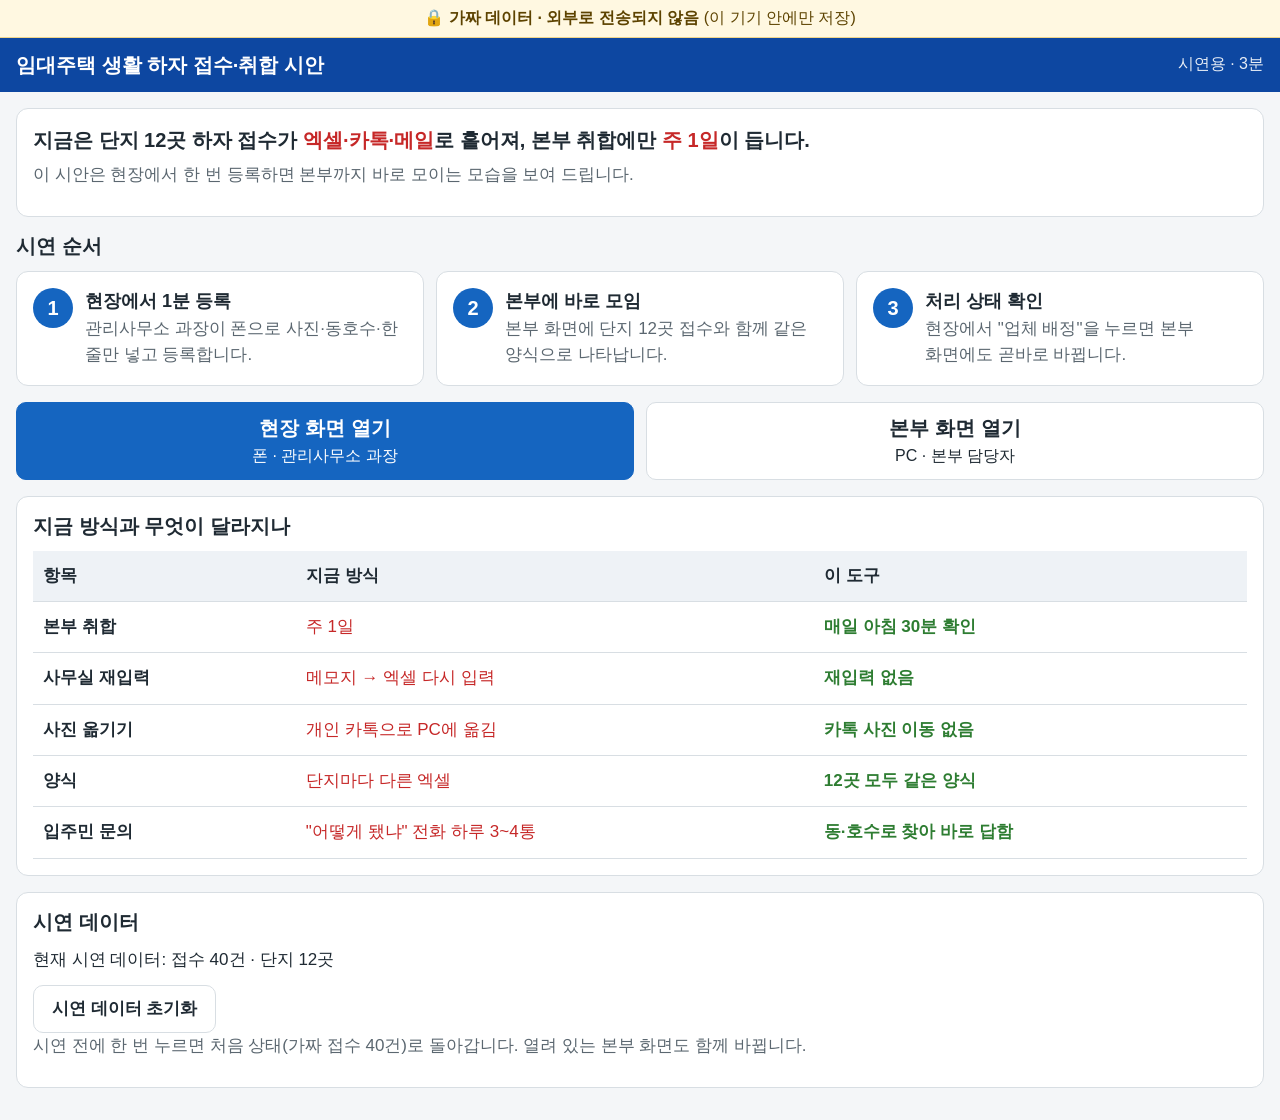
<file: mockup/index.html>
<!doctype html>
<html lang="ko">
<head>
<meta charset="utf-8">
<meta name="viewport" content="width=device-width, initial-scale=1">
<title>생활 하자 접수 시안</title>
<link rel="stylesheet" href="assets/style.css">
</head>
<body class="intro">
<div class="privacy-note" id="privacy-note" role="note"><span aria-hidden="true">🔒</span> 가짜 데이터 · 외부로 전송되지 않음 <span class="privacy-more">(이 기기 안에만 저장)</span></div>
<header class="topbar">
  <h1>임대주택 생활 하자 접수·취합 시안</h1>
  <span class="sub">시연용 · 3분</span>
</header>
<main class="wrap">

  <!-- 문제 한 줄 -->
  <section class="card" id="problem">
    <p class="intro-problem">지금은 단지 12곳 하자 접수가 <em style="white-space:nowrap">엑셀·카톡·메일</em>로 흩어져, 본부 취합에만 <em>주 1일</em>이 듭니다.</p>
    <p class="muted">이 시안은 현장에서 한 번 등록하면 본부까지 바로 모이는 모습을 보여 드립니다.</p>
  </section>

  <!-- 시연 순서 3단계 -->
  <h2>시연 순서</h2>
  <ol class="steps" id="demo-steps">
    <li><span class="step-no">1</span><div><strong>현장에서 1분 등록</strong><span class="step-text">관리사무소 과장이 폰으로 사진·동호수·한 줄만 넣고 등록합니다.</span></div></li>
    <li><span class="step-no">2</span><div><strong>본부에 바로 모임</strong><span class="step-text">본부 화면에 단지 12곳 접수와 함께 같은 양식으로 나타납니다.</span></div></li>
    <li><span class="step-no">3</span><div><strong>처리 상태 확인</strong><span class="step-text">현장에서 "업체 배정"을 누르면 본부 화면에도 곧바로 바뀝니다.</span></div></li>
  </ol>

  <div class="open-btns">
    <a class="btn primary" href="field.html" id="open-field" target="_blank" rel="noopener"><span>현장 화면 열기<small>폰 · 관리사무소 과장</small></span></a>
    <a class="btn" href="hq.html" id="open-hq" target="_blank" rel="noopener"><span>본부 화면 열기<small>PC · 본부 담당자</small></span></a>
  </div>

  <!-- 지금 방식 vs 이 도구 -->
  <section class="card" id="compare">
    <h2>지금 방식과 무엇이 달라지나</h2>
    <table class="compare">
      <thead><tr><th scope="col">항목</th><th scope="col">지금 방식</th><th scope="col">이 도구</th></tr></thead>
      <tbody>
        <tr><th scope="row">본부 취합</th><td class="now">주 1일</td><td class="tool">매일 아침 30분 확인</td></tr>
        <tr><th scope="row">사무실 재입력</th><td class="now">메모지 → 엑셀 다시 입력</td><td class="tool">재입력 없음</td></tr>
        <tr><th scope="row">사진 옮기기</th><td class="now">개인 카톡으로 PC에 옮김</td><td class="tool">카톡 사진 이동 없음</td></tr>
        <tr><th scope="row">양식</th><td class="now">단지마다 다른 엑셀</td><td class="tool">12곳 모두 같은 양식</td></tr>
        <tr><th scope="row">입주민 문의</th><td class="now">"어떻게 됐냐" 전화 하루 3~4통</td><td class="tool">동·호수로 찾아 바로 답함</td></tr>
      </tbody>
    </table>
  </section>

  <!-- 시연 데이터 초기화 -->
  <section class="card" id="reset-card">
    <h2>시연 데이터</h2>
    <p id="seed-count"></p>
    <div class="reset-row">
      <button type="button" class="btn" id="reset-btn">시연 데이터 초기화</button>
      <span class="reset-msg" id="reset-msg" role="status" aria-live="polite"></span>
    </div>
    <p class="muted">시연 전에 한 번 누르면 처음 상태(가짜 접수 40건)로 돌아갑니다. 열려 있는 본부 화면도 함께 바뀝니다.</p>
  </section>
</main>
<script src="assets/data.js"></script>
<script src="assets/store.js"></script>
<script>
(function () {
  'use strict';
  var countEl = document.getElementById('seed-count');
  var msgEl = document.getElementById('reset-msg');
  function renderCount() {
    countEl.textContent = '현재 시연 데이터: 접수 ' + Store.list().length + '건 · 단지 ' + LH_DATA.complexes.length + '곳';
  }
  document.getElementById('reset-btn').addEventListener('click', function () {
    Store.reset();
    renderCount();
    msgEl.textContent = '처음 상태로 되돌렸습니다';
  });
  Store.onChange(renderCount);
  renderCount();
})();
</script>
</body>
</html>
</file>
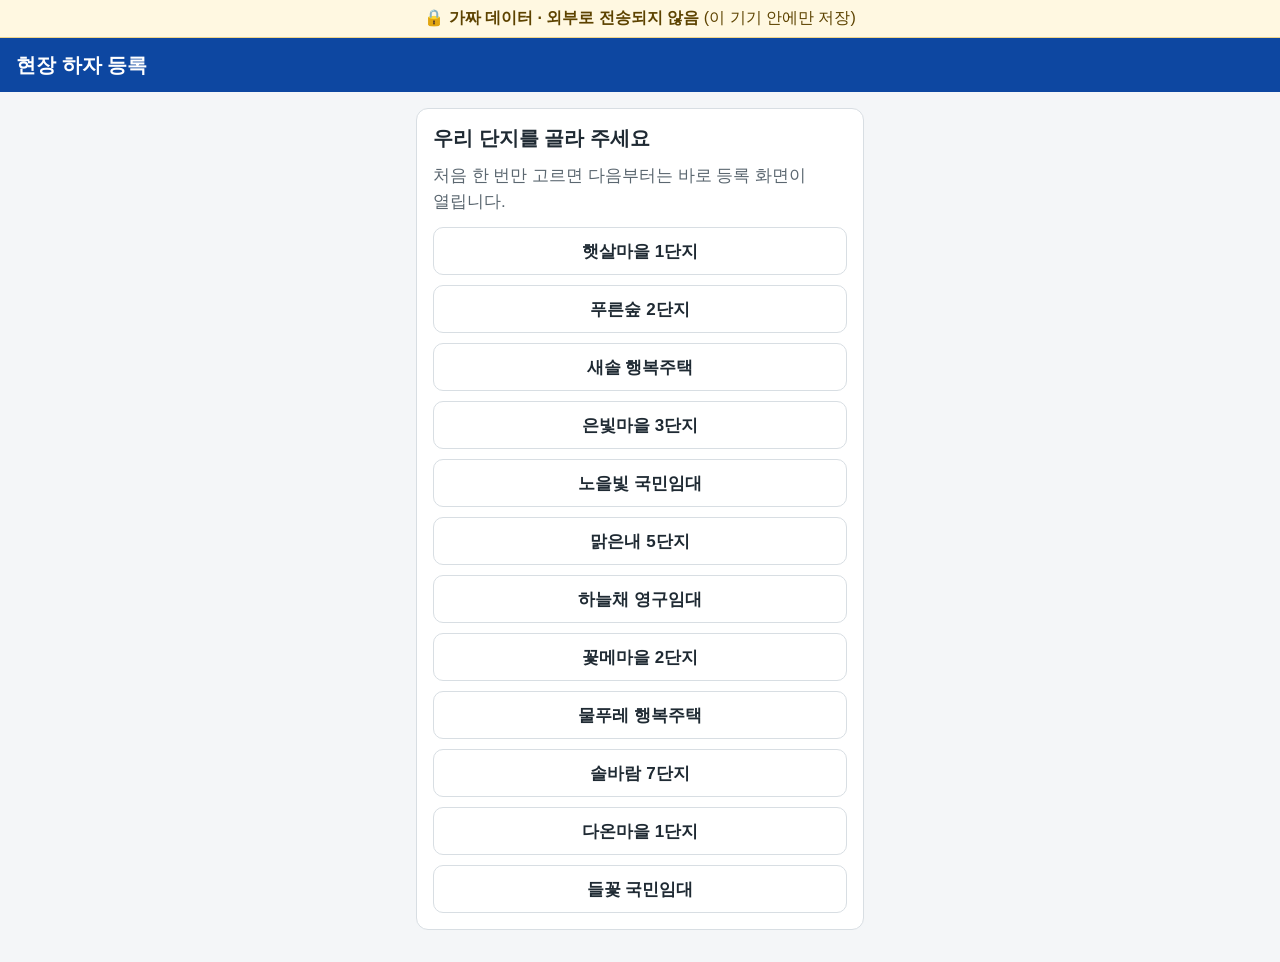
<file: mockup/field.html>
<!doctype html>
<html lang="ko">
<head>
<meta charset="utf-8">
<meta name="viewport" content="width=device-width, initial-scale=1">
<title>현장 하자 등록</title>
<link rel="stylesheet" href="assets/style.css">
</head>
<body class="field">
<div class="privacy-note" id="privacy-note" role="note"><span aria-hidden="true">🔒</span> 가짜 데이터 · 외부로 전송되지 않음 <span class="privacy-more">(이 기기 안에만 저장)</span></div>
<header class="topbar">
  <h1>현장 하자 등록</h1>
  <span class="sub" id="complex-label"></span>
</header>
<main class="wrap narrow" id="app">

  <!-- 위쪽 탭: 등록 / 접수 목록 -->
  <nav class="tabs" id="tabs" aria-label="화면 바꾸기" hidden>
    <button type="button" class="btn tab" id="tab-register" data-view="register">새로 등록</button>
    <button type="button" class="btn tab" id="tab-list" data-view="list">접수 목록 <span class="tab-count" id="tab-count"></span></button>
  </nav>

  <!-- 처음 한 번: 우리 단지 고르기 -->
  <section id="view-pick" class="view" hidden>
    <div class="card">
      <h2>우리 단지를 골라 주세요</h2>
      <p class="muted">처음 한 번만 고르면 다음부터는 바로 등록 화면이 열립니다.</p>
      <div class="pick-list" id="complex-list"></div>
    </div>
  </section>

  <!-- 등록 화면: 사진, 동·호수, 한 줄 -->
  <section id="view-register" class="view" hidden>
    <form id="reg-form" autocomplete="off" novalidate>
      <div class="card step">
        <h2><span class="step-no">1</span> 사진</h2>
        <label class="btn primary block photo-btn" for="photo-input">사진 고르기 (여러 장 한 번에)</label>
        <input type="file" id="photo-input" accept="image/*" multiple class="visually-hidden">
        <p class="muted small-note" id="photo-note">아직 고른 사진이 없습니다.</p>
        <div class="thumbs" id="thumbs"></div>
      </div>

      <div class="card step">
        <h2><span class="step-no">2</span> 동·호수</h2>
        <div class="choice-row" id="dong-list" role="group" aria-label="동 선택"></div>
        <div class="ho-grid" id="ho-list" role="group" aria-label="호 선택"></div>
        <div class="resident" id="resident" hidden></div>
      </div>

      <div class="card step">
        <h2><span class="step-no">3</span> 한 줄 내용</h2>
        <input type="text" id="text-input" class="text-input" maxlength="60" placeholder="예: 욕실 천장에서 물이 샘" aria-label="한 줄 내용">
        <div class="chips" id="chips" aria-label="자주 쓰는 말"></div>
      </div>

      <p class="missing" id="missing" role="status" aria-live="polite"></p>
      <button type="submit" class="btn primary block big" id="submit-btn" disabled>등록하기</button>
    </form>
  </section>

  <!-- 완료 화면 -->
  <section id="view-done" class="view" hidden>
    <div class="card done">
      <div class="done-mark" aria-hidden="true">✓</div>
      <h2 id="done-title">등록 완료</h2>
      <p id="done-detail"></p>
      <p class="muted">본부 화면에도 바로 올라갔습니다. 사무실에서 다시 입력하지 않아도 됩니다.</p>
      <button type="button" class="btn primary block big" id="again-btn">한 건 더 등록</button>
      <button type="button" class="btn block" id="to-list-btn">접수 목록 보기</button>
    </div>
  </section>

  <!-- 우리 단지 접수 목록: 입주민 전화가 오면 동·호수로 바로 찾기 -->
  <section id="view-list" class="view" hidden>
    <div class="card search-card">
      <label for="search-input" class="search-label">동·호수로 찾기</label>
      <input type="search" id="search-input" class="text-input" inputmode="numeric" autocomplete="off" placeholder="예: 101 1203">
      <div class="status-filter" id="status-filter" role="group" aria-label="상태로 보기"></div>
      <p class="muted small-note" id="list-note"></p>
    </div>
    <ol class="report-list" id="report-list"></ol>
  </section>

  <p class="center"><button type="button" class="btn linkish" id="change-complex" hidden>단지 바꾸기</button></p>
</main>
<script src="assets/data.js"></script>
<script src="assets/store.js"></script>
<script>
(function () {
  'use strict';
  var $ = function (id) { return document.getElementById(id); };
  var MAX_SIDE = 480;
  var MAX_PHOTOS = 10; // 한 건에 올릴 수 있는 사진 수(저장 용량 보호)
  var CHIPS = ['물이 샘', '곰팡이', '방충망 찢어짐', '문이 안 닫힘', '전등 안 켜짐', '보일러 고장'];

  var state = { complexId: null, photos: [], dong: null, ho: null, startedAt: 0, busy: 0 };

  function show(name) {
    ['pick', 'register', 'done', 'list'].forEach(function (v) { $('view-' + v).hidden = v !== name; });
    $('change-complex').hidden = name === 'pick';
    $('tabs').hidden = name === 'pick';
    var active = name === 'list' ? 'list' : 'register';
    ['register', 'list'].forEach(function (t) {
      var b = $('tab-' + t);
      b.classList.toggle('on', t === active);
      b.setAttribute('aria-current', t === active ? 'page' : 'false');
    });
    if (state.complexId) updateTabCount();
    window.scrollTo(0, 0);
  }

  // ---------- 단지 고르기 ----------
  function renderPick() {
    var box = $('complex-list');
    box.innerHTML = '';
    LH_DATA.complexes.forEach(function (c) {
      var b = document.createElement('button');
      b.type = 'button';
      b.className = 'btn block';
      b.textContent = c.name;
      b.dataset.complex = c.id;
      b.addEventListener('click', function () {
        Store.setMyComplex(c.id);
        start(c.id);
      });
      box.appendChild(b);
    });
    $('complex-label').textContent = '';
    show('pick');
  }

  function start(complexId) {
    var c = LH_DATA.findComplex(complexId);
    if (!c) { renderPick(); return; }
    state.complexId = c.id;
    $('complex-label').textContent = c.name;
    openRegister();
  }

  // ---------- 등록 화면 ----------
  function openRegister() {
    state.photos = [];
    state.photoMsg = '';
    state.dong = null;
    state.ho = null;
    state.busy = 0;
    $('photo-input').value = '';
    $('text-input').value = '';
    renderThumbs();
    renderDongs();
    renderHos();
    renderResident();
    updateSubmit();
    show('register');
    state.startedAt = Date.now(); // 등록 화면을 연 순간부터 잰다
  }

  function renderThumbs() {
    var box = $('thumbs');
    box.innerHTML = '';
    state.photos.forEach(function (src, i) {
      var wrap = document.createElement('div');
      wrap.className = 'thumb';
      var img = document.createElement('img');
      img.src = src;
      img.alt = '고른 사진 ' + (i + 1);
      var del = document.createElement('button');
      del.type = 'button';
      del.className = 'thumb-del';
      del.setAttribute('aria-label', '사진 ' + (i + 1) + ' 빼기');
      del.textContent = '×';
      del.addEventListener('click', function () {
        state.photos.splice(i, 1);
        state.photoMsg = '';
        renderThumbs();
        updateSubmit();
      });
      wrap.appendChild(img);
      wrap.appendChild(del);
      box.appendChild(wrap);
    });
    $('photo-note').textContent = state.busy ? '사진을 줄이는 중…' :
      (state.photos.length ? '사진 ' + state.photos.length + '장' : '아직 고른 사진이 없습니다.') +
      (state.photoMsg ? ' · ' + state.photoMsg : '');
  }

  // 긴 변 480px 이하 JPEG로 줄이기
  function shrink(file) {
    return new Promise(function (resolve) {
      var url;
      try { url = URL.createObjectURL(file); } catch (e) { resolve(null); return; }
      var img = new Image();
      img.onload = function () {
        var w = img.naturalWidth, h = img.naturalHeight;
        var scale = Math.min(1, MAX_SIDE / Math.max(w, h));
        var cw = Math.max(1, Math.round(w * scale)), ch = Math.max(1, Math.round(h * scale));
        var cv = document.createElement('canvas');
        cv.width = cw; cv.height = ch;
        var ctx = cv.getContext('2d');
        ctx.fillStyle = '#fff';
        ctx.fillRect(0, 0, cw, ch);
        ctx.drawImage(img, 0, 0, cw, ch);
        URL.revokeObjectURL(url);
        resolve(cv.toDataURL('image/jpeg', 0.72));
      };
      img.onerror = function () { URL.revokeObjectURL(url); resolve(null); };
      img.src = url;
    });
  }

  $('photo-input').addEventListener('change', function (e) {
    var files = Array.prototype.slice.call(e.target.files || []).filter(function (f) { return /^image\//.test(f.type); });
    if (!files.length) return;
    var room = MAX_PHOTOS - state.photos.length;
    state.photoMsg = '';
    if (files.length > room) {
      state.photoMsg = '사진은 ' + MAX_PHOTOS + '장까지 올릴 수 있습니다. ' + (files.length - Math.max(0, room)) + '장은 빠졌습니다.';
      files = files.slice(0, Math.max(0, room));
    }
    if (!files.length) { e.target.value = ''; renderThumbs(); return; }
    state.busy++;
    renderThumbs();
    updateSubmit();
    Promise.all(files.map(shrink)).then(function (urls) {
      urls.forEach(function (u) { if (u && state.photos.length < MAX_PHOTOS) state.photos.push(u); });
      state.busy--;
      e.target.value = '';
      renderThumbs();
      updateSubmit();
    });
  });

  function complex() { return LH_DATA.findComplex(state.complexId); }

  function renderDongs() {
    var box = $('dong-list');
    box.innerHTML = '';
    complex().dongs.forEach(function (d) {
      var b = document.createElement('button');
      b.type = 'button';
      b.className = 'btn choice' + (state.dong === d.dong ? ' on' : '');
      b.textContent = d.dong + '동';
      b.dataset.dong = d.dong;
      b.setAttribute('aria-pressed', state.dong === d.dong ? 'true' : 'false');
      b.addEventListener('click', function () {
        state.dong = d.dong;
        state.ho = null;
        renderDongs();
        renderHos();
        renderResident();
        updateSubmit();
      });
      box.appendChild(b);
    });
  }

  function renderHos() {
    var box = $('ho-list');
    box.innerHTML = '';
    if (!state.dong) {
      box.innerHTML = '<p class="muted">동을 먼저 누르면 호수가 나옵니다.</p>';
      return;
    }
    var dong = complex().dongs.filter(function (d) { return d.dong === state.dong; })[0];
    var perFloor = 0;
    dong.units.forEach(function (u) { if (Math.floor(+u.ho / 100) === 1) perFloor++; });
    box.style.gridTemplateColumns = 'repeat(' + Math.max(2, perFloor) + ', 1fr)';
    dong.units.forEach(function (u) {
      var b = document.createElement('button');
      b.type = 'button';
      b.className = 'btn choice' + (state.ho === u.ho ? ' on' : '');
      b.textContent = u.ho + '호';
      b.dataset.ho = u.ho;
      b.setAttribute('aria-pressed', state.ho === u.ho ? 'true' : 'false');
      b.addEventListener('click', function () {
        state.ho = u.ho;
        renderHos();
        renderResident();
        updateSubmit();
      });
      box.appendChild(b);
    });
  }

  // 동·호수를 고르면 입주민 연락처가 자동으로 붙음(화면에는 가려서 표시)
  function renderResident() {
    var el = $('resident');
    if (!state.dong || !state.ho) { el.hidden = true; el.textContent = ''; return; }
    var r = LH_DATA.findResident(state.complexId, state.dong, state.ho);
    el.hidden = false;
    el.innerHTML = '';
    var t = document.createElement('strong');
    t.textContent = state.dong + '동 ' + state.ho + '호';
    var d = document.createElement('span');
    d.textContent = r ? ' · 입주민 ' + LH_DATA.maskName(r.name) + ' · ' : ' · 입주민 정보 없음';
    if (r) {
      var ph = document.createElement('span');
      ph.className = 'nowrap';
      ph.textContent = LH_DATA.maskPhone(r.phone);
      d.appendChild(ph);
    }
    var n = document.createElement('div');
    n.className = 'muted small-note';
    n.textContent = '연락처는 자동으로 붙습니다.';
    el.appendChild(t); el.appendChild(d); el.appendChild(n);
  }

  CHIPS.forEach(function (c) {
    var b = document.createElement('button');
    b.type = 'button';
    b.className = 'btn chip';
    b.textContent = c;
    b.addEventListener('click', function () {
      var input = $('text-input');
      input.value = input.value.trim() ? input.value.trim() + ', ' + c : c;
      updateSubmit();
    });
    $('chips').appendChild(b);
  });
  $('text-input').addEventListener('input', updateSubmit);

  function missingParts() {
    var m = [];
    if (!state.photos.length) m.push('사진');
    if (!state.dong || !state.ho) m.push('동·호수');
    if (!$('text-input').value.trim()) m.push('한 줄 내용');
    return m;
  }

  function updateSubmit() {
    var m = missingParts();
    var ready = !m.length && !state.busy;
    $('submit-btn').disabled = !ready;
    $('missing').classList.remove('error');
    $('missing').textContent = state.busy ? '사진을 줄이는 중입니다…' :
      (ready ? '준비됐습니다. 등록하기를 누르세요.' : '남은 것: ' + m.join(', '));
  }

  function formatElapsed(sec) {
    if (sec < 60) return String(sec).padStart(2, '0') + '초';
    return Math.floor(sec / 60) + '분 ' + String(sec % 60).padStart(2, '0') + '초';
  }

  $('reg-form').addEventListener('submit', function (e) {
    e.preventDefault();
    if (missingParts().length || state.busy) return;
    var item = Store.add({
      complexId: state.complexId,
      dong: state.dong,
      ho: state.ho,
      text: $('text-input').value.trim(),
      photos: state.photos.slice()
    });
    if (!item) {
      // 저장 실패: 입력은 그대로 두고 다시 누르게 함(완료 화면을 띄우지 않음)
      var miss = $('missing');
      miss.textContent = '저장하지 못했습니다. 사진 수를 줄여 다시 눌러 주세요.';
      miss.classList.add('error');
      return;
    }
    var sec = Math.max(0, Math.round((Date.now() - state.startedAt) / 1000));
    $('done-title').textContent = '등록 완료 · ' + formatElapsed(sec);
    $('done-detail').textContent = item.dong + '동 ' + item.ho + '호 · ' + item.text + ' · 사진 ' + item.photos.length + '장';
    show('done');
  });

  $('again-btn').addEventListener('click', openRegister);
  $('to-list-btn').addEventListener('click', openList);
  $('change-complex').addEventListener('click', renderPick);
  $('tab-register').addEventListener('click', function () {
    if ($('view-register').hidden) openRegister();
  });
  $('tab-list').addEventListener('click', openList);

  // ---------- 우리 단지 접수 목록 ----------
  var STATUSES = LH_DATA.statuses; // 접수 → 업체 배정 → 보수 완료
  var listFilter = '전체';

  function myReports() {
    return Store.list().filter(function (r) { return r.complexId === state.complexId; });
  }

  function updateTabCount() {
    var open = myReports().filter(function (r) { return r.status !== '보수 완료'; }).length;
    $('tab-count').textContent = open ? '(진행 ' + open + ')' : '';
  }

  // "101 1203", "101동 1203호", "101-1203", "1203" 모두 찾기. 숫자 둘이면 앞은 동, 뒤는 호
  function matches(r, query) {
    var tokens = query.match(/\d+/g);
    if (!tokens) return true;
    if (tokens.length === 1 && tokens[0].length >= 6) {
      // "1011203"처럼 붙여 쓴 경우
      return (r.dong + r.ho).indexOf(tokens[0]) >= 0;
    }
    if (tokens.length >= 2) return r.dong.indexOf(tokens[0]) === 0 && r.ho.indexOf(tokens[1]) === 0;
    return r.dong.indexOf(tokens[0]) === 0 || r.ho.indexOf(tokens[0]) === 0;
  }

  function daysText(n) { return n === 0 ? '오늘' : n + '일째'; }

  function fmtDate(ts) {
    var d = new Date(ts);
    return (d.getMonth() + 1) + '월 ' + d.getDate() + '일';
  }

  function renderFilter(all) {
    var box = $('status-filter');
    box.innerHTML = '';
    ['전체'].concat(STATUSES).forEach(function (st) {
      var n = st === '전체' ? all.length : all.filter(function (r) { return r.status === st; }).length;
      var b = document.createElement('button');
      b.type = 'button';
      b.className = 'btn choice small' + (listFilter === st ? ' on' : '');
      b.dataset.filter = st;
      b.setAttribute('aria-pressed', listFilter === st ? 'true' : 'false');
      b.textContent = st + ' ' + n;
      b.addEventListener('click', function () { listFilter = st; renderList(); });
      box.appendChild(b);
    });
  }

  function stepsEl(status) {
    var ol = document.createElement('div');
    ol.className = 'status-steps';
    ol.setAttribute('aria-label', '처리 단계: ' + status);
    var idx = STATUSES.indexOf(status);
    STATUSES.forEach(function (st, i) {
      if (i > 0) {
        var a = document.createElement('span');
        a.className = 'stp-arrow'; a.setAttribute('aria-hidden', 'true'); a.textContent = '›';
        ol.appendChild(a);
      }
      var s = document.createElement('span');
      s.className = 'stp' + (i < idx ? ' past' : '') + (i === idx ? ' now' : '');
      s.textContent = st;
      ol.appendChild(s);
    });
    return ol;
  }

  function renderList() {
    var all = myReports();
    var query = $('search-input').value.trim();
    renderFilter(all);
    var shown = all.filter(function (r) {
      return matches(r, query) && (listFilter === '전체' || r.status === listFilter);
    });
    var box = $('report-list');
    box.innerHTML = '';
    var now = Date.now();
    $('list-note').textContent = query
      ? '"' + query + '" 찾은 결과 ' + shown.length + '건'
      : '우리 단지 접수 ' + all.length + '건 · 최근 순';
    if (!shown.length) {
      var empty = document.createElement('li');
      empty.className = 'card empty';
      empty.textContent = query ? '이 동·호수로 들어온 접수가 없습니다.' : '해당하는 접수가 없습니다.';
      box.appendChild(empty);
      return;
    }
    shown.forEach(function (r) {
      var li = document.createElement('li');
      li.className = 'card report';
      li.dataset.id = r.id;

      var head = document.createElement('div');
      head.className = 'report-head';
      var unit = document.createElement('strong');
      unit.className = 'report-unit';
      unit.textContent = r.dong + '동 ' + r.ho + '호';
      var badge = document.createElement('span');
      badge.className = 'badge s-' + r.status.replace(/ /g, '-');
      badge.textContent = r.status;
      head.appendChild(unit); head.appendChild(badge);

      var text = document.createElement('p');
      text.className = 'report-text';
      text.textContent = r.text;

      var meta = document.createElement('p');
      meta.className = 'report-meta';
      var days = Store.daysSince(r.statusAt || r.createdAt, now);
      meta.textContent = fmtDate(r.createdAt) + ' 접수 · ' +
        (r.status === '보수 완료' ? '보수 완료 ' + fmtDate(r.statusAt) : r.status + ' ' + daysText(days));
      meta.dataset.days = days;

      var res = LH_DATA.findResident(r.complexId, r.dong, r.ho);
      var who = document.createElement('p');
      who.className = 'report-who muted';
      who.textContent = res ? '입주민 ' + LH_DATA.maskName(res.name) + ' · ' + LH_DATA.maskPhone(res.phone) : '';

      var pics = document.createElement('div');
      pics.className = 'report-pics';
      (r.photos || []).slice(0, 4).forEach(function (src, i) {
        var img = document.createElement('img');
        img.src = src;
        img.alt = r.dong + '동 ' + r.ho + '호 사진 ' + (i + 1);
        pics.appendChild(img);
      });

      li.appendChild(head);
      li.appendChild(text);
      li.appendChild(stepsEl(r.status));
      li.appendChild(meta);
      if (who.textContent) li.appendChild(who);
      if (pics.childNodes.length) li.appendChild(pics);

      var next = STATUSES[STATUSES.indexOf(r.status) + 1];
      if (next) {
        var b = document.createElement('button');
        b.type = 'button';
        b.className = 'btn primary block next-btn';
        b.dataset.next = next;
        b.textContent = { '업체 배정': '업체 배정으로 바꾸기', '보수 완료': '보수 완료로 바꾸기' }[next] || next;
        b.addEventListener('click', function () {
          Store.setStatus(r.id, next);
          renderList();
          updateTabCount();
          var again = document.querySelector('.report[data-id="' + r.id + '"]');
          if (again) {
            again.classList.add('just-changed');
            var f = again.querySelector('.next-btn') || again;
            if (f.focus) try { f.focus({ preventScroll: true }); } catch (e) { /* 무시 */ }
          }
        });
        li.appendChild(b);
      } else {
        var done = document.createElement('p');
        done.className = 'report-done';
        done.textContent = '✓ 처리 끝';
        li.appendChild(done);
      }
      box.appendChild(li);
    });
  }

  function openList() {
    renderList();
    show('list');
  }

  $('search-input').addEventListener('input', renderList);

  // 다른 탭(본부 화면 등)에서 바뀌면 목록도 새로 그림
  Store.onChange(function () {
    if (!state.complexId) return;
    updateTabCount();
    if (!$('view-list').hidden) renderList();
  });

  var saved = Store.getMyComplex();
  if (saved && LH_DATA.findComplex(saved)) start(saved); else renderPick();
})();
</script>
</body>
</html>
</file>
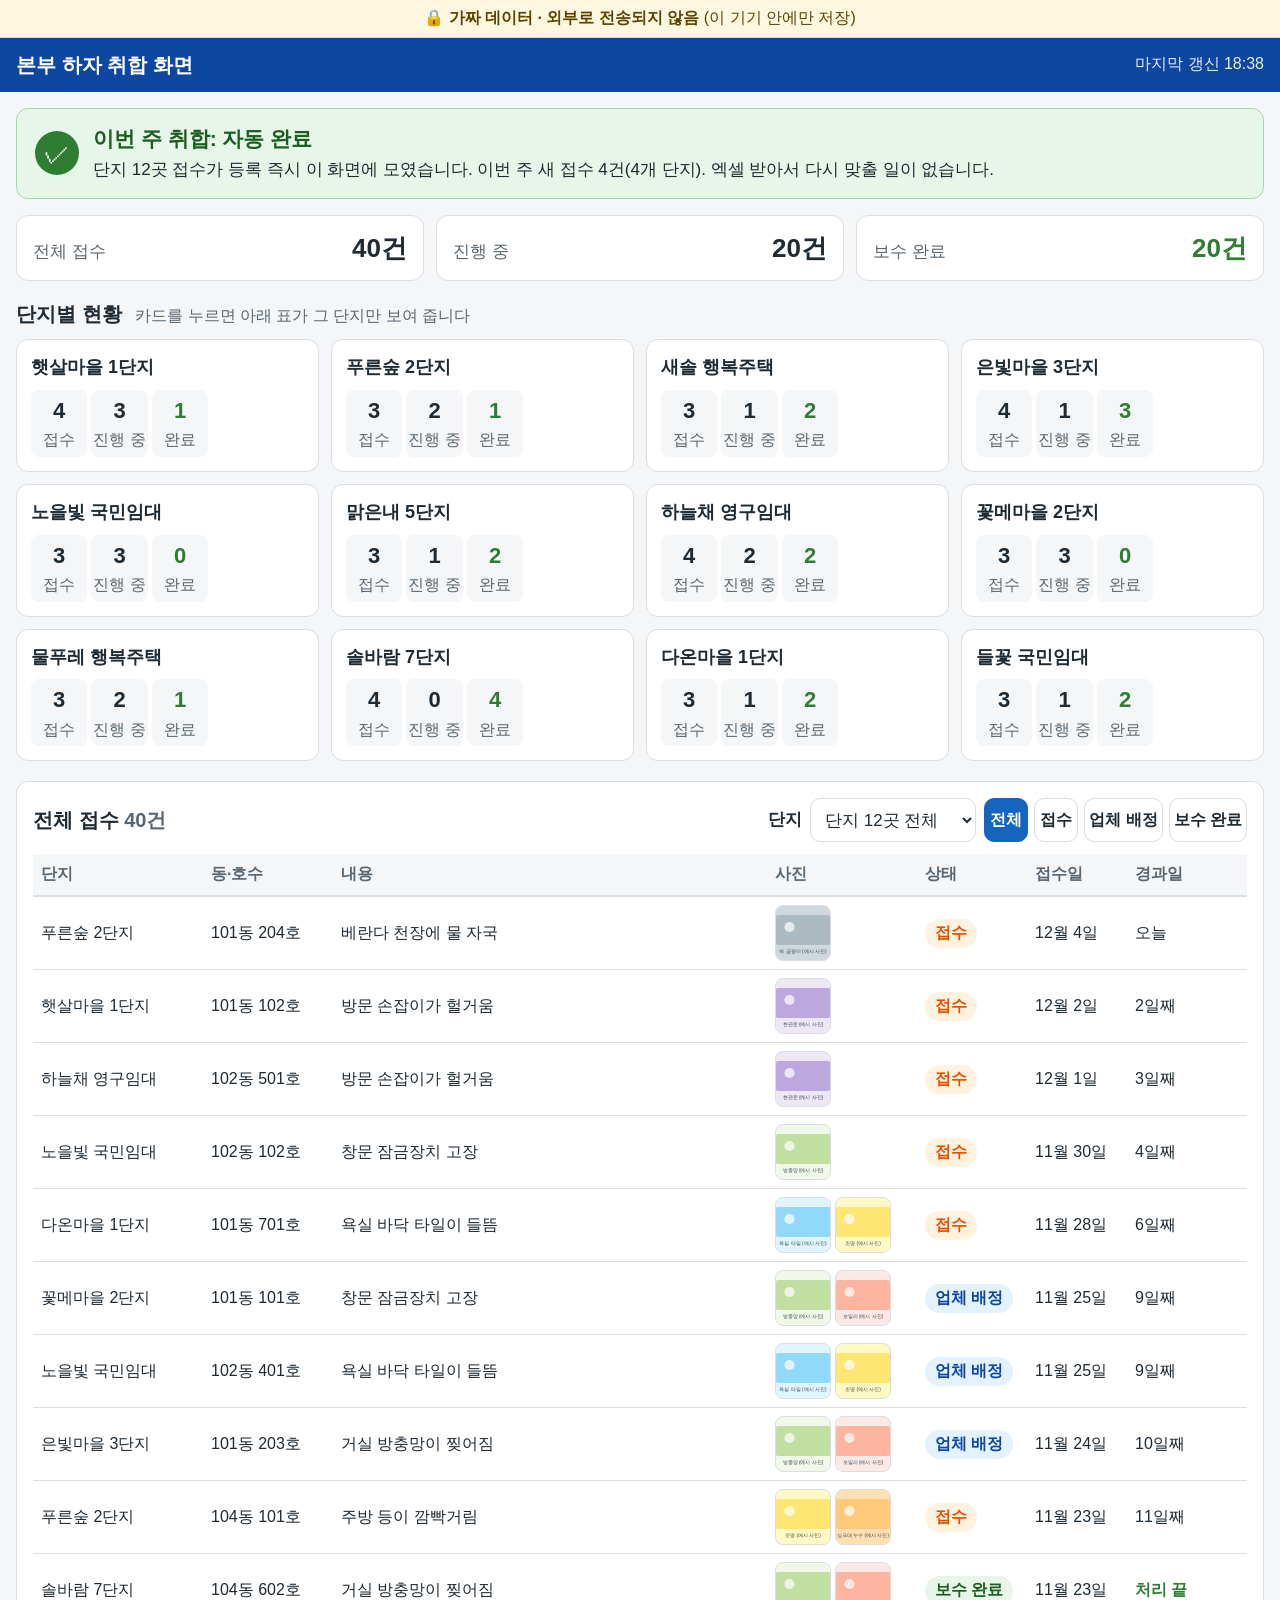
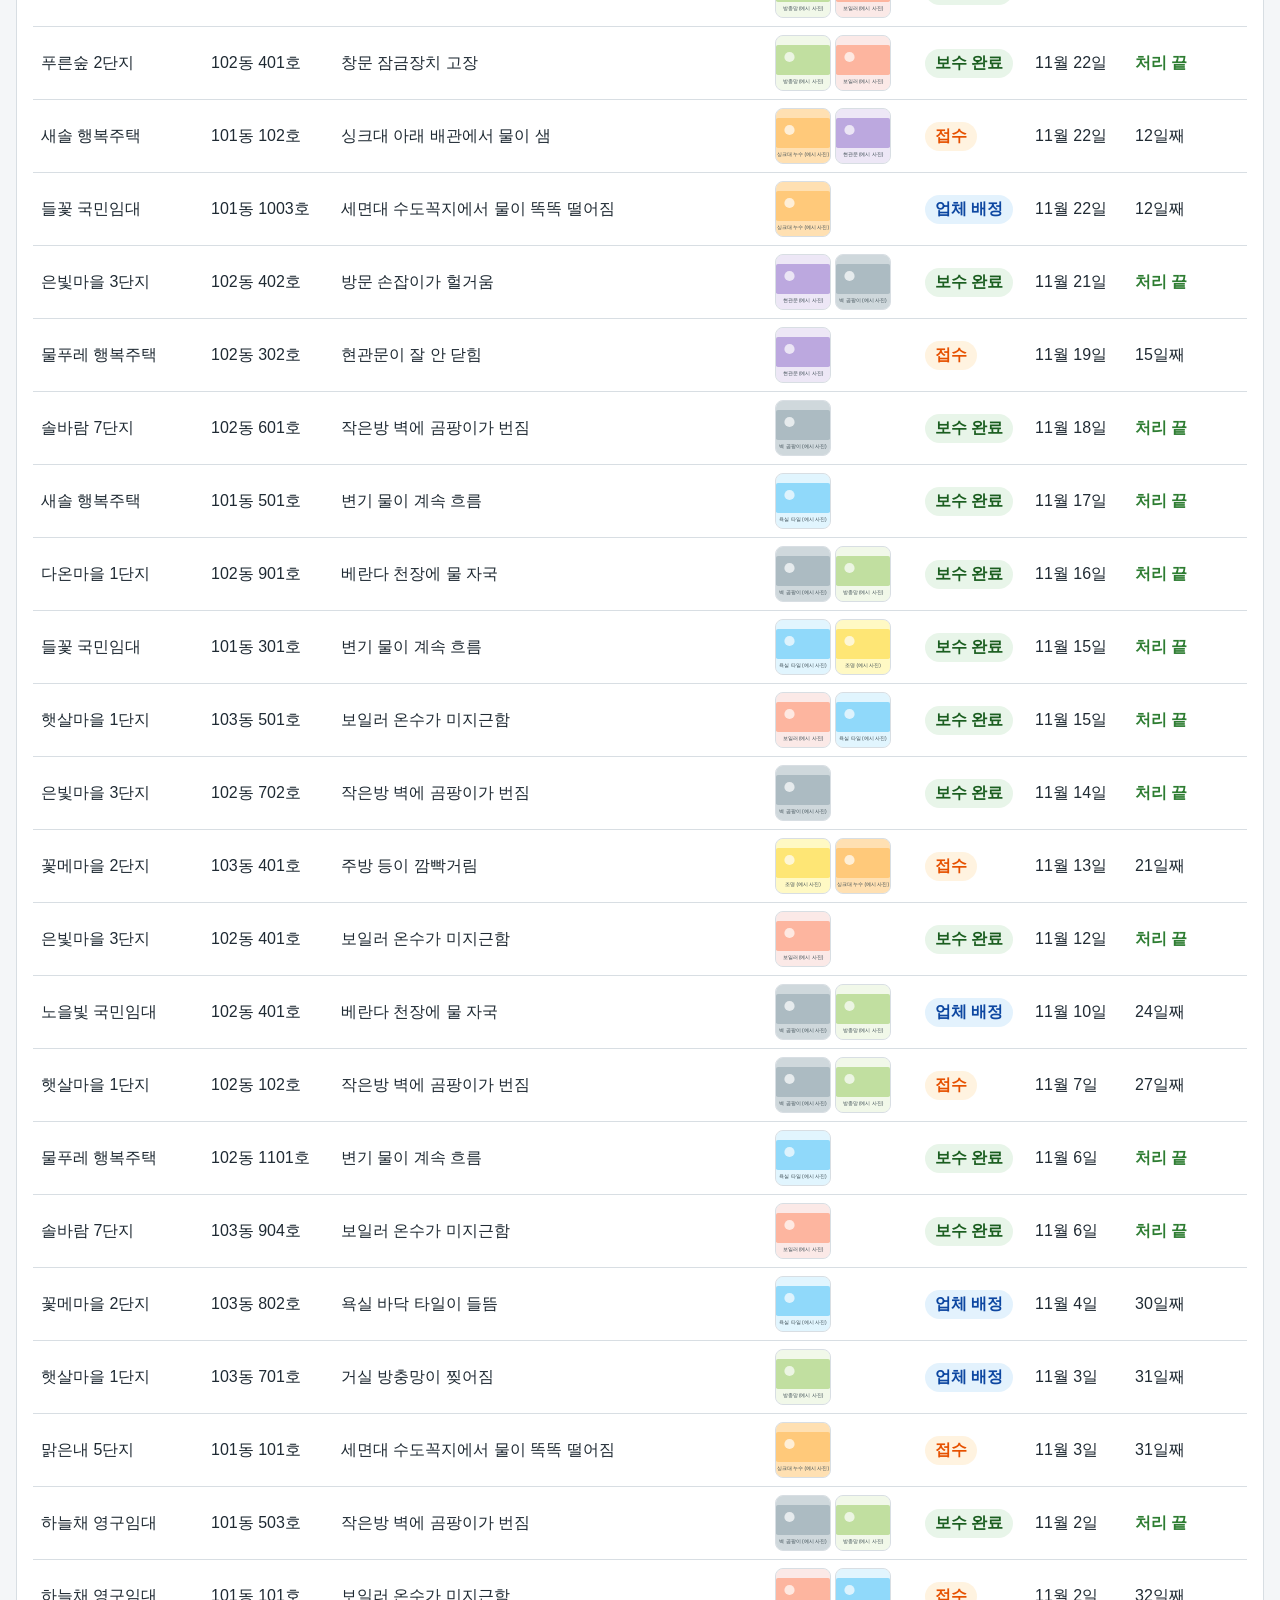
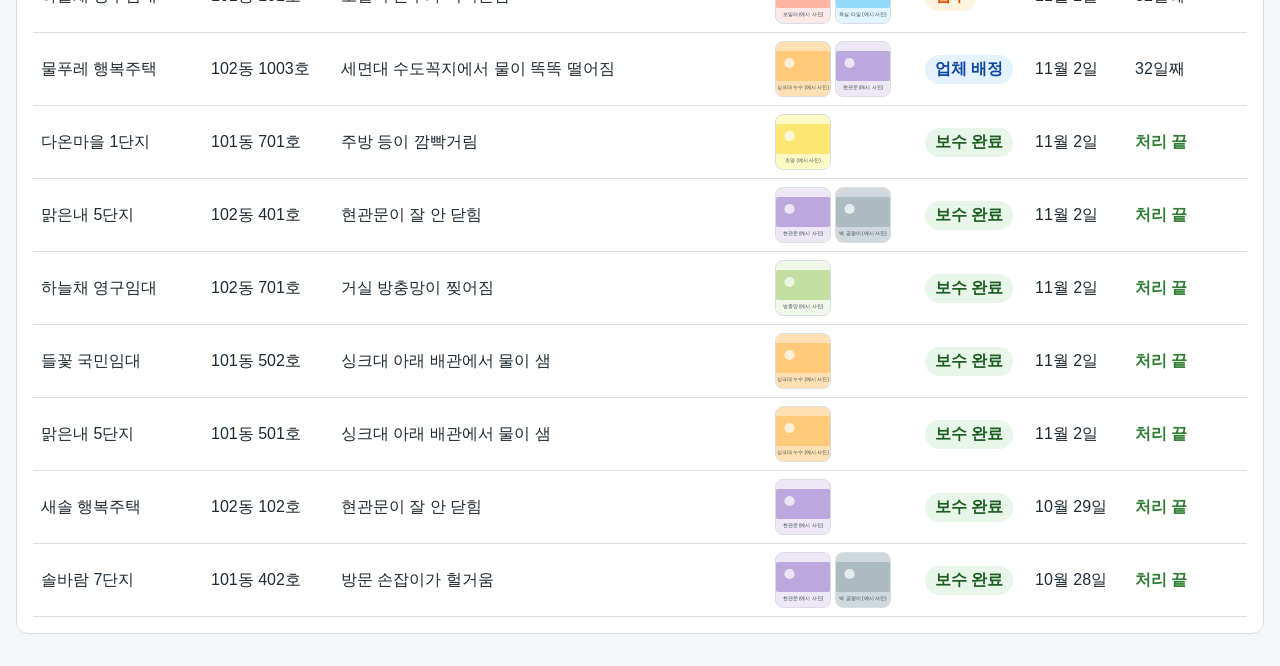
<file: mockup/hq.html>
<!doctype html>
<html lang="ko">
<head>
<meta charset="utf-8">
<meta name="viewport" content="width=device-width, initial-scale=1">
<title>본부 취합 화면</title>
<link rel="stylesheet" href="assets/style.css">
</head>
<body class="hq">
<div class="privacy-note" id="privacy-note" role="note"><span aria-hidden="true">🔒</span> 가짜 데이터 · 외부로 전송되지 않음 <span class="privacy-more">(이 기기 안에만 저장)</span></div>
<header class="topbar">
  <h1>본부 하자 취합 화면</h1>
  <span class="sub" id="updated-at"></span>
</header>
<main class="wrap" id="app">

  <!-- 한 줄 요약: 취합이 저절로 끝났다는 것 -->
  <section class="hq-summary" id="auto-summary" aria-live="polite">
    <span class="hq-summary-mark" aria-hidden="true">✓</span>
    <div>
      <strong id="summary-title">이번 주 취합: 자동 완료</strong>
      <p class="hq-summary-text" id="hq-summary"></p>
    </div>
  </section>

  <!-- 새 접수 알림 -->
  <div class="hq-toast" id="new-toast" role="status" hidden></div>

  <!-- 전체 합계 -->
  <section class="hq-totals" id="totals" aria-label="전체 합계"></section>

  <!-- 단지 12곳 카드 -->
  <section aria-labelledby="cards-title">
    <h2 id="cards-title">단지별 현황 <span class="muted hq-hint">카드를 누르면 아래 표가 그 단지만 보여 줍니다</span></h2>
    <div class="cx-grid" id="complex-cards"></div>
  </section>

  <!-- 12곳 접수가 한 양식으로 모인 표 -->
  <section class="card" aria-labelledby="table-title">
    <div class="hq-table-head">
      <h2 id="table-title">전체 접수 <span class="muted" id="table-count"></span></h2>
      <div class="hq-filters">
        <label class="hq-filter-label" for="f-complex">단지</label>
        <select id="f-complex" class="hq-select"></select>
        <div class="hq-status-filter" id="f-status" role="group" aria-label="상태로 거르기">
          <button type="button" class="btn choice small on" data-status="전체">전체</button>
          <button type="button" class="btn choice small" data-status="접수">접수</button>
          <button type="button" class="btn choice small" data-status="업체 배정">업체 배정</button>
          <button type="button" class="btn choice small" data-status="보수 완료">보수 완료</button>
        </div>
      </div>
    </div>
    <table class="hq-table" id="report-table">
      <thead>
        <tr>
          <th scope="col" class="col-cx">단지</th>
          <th scope="col" class="col-unit">동·호수</th>
          <th scope="col">내용</th>
          <th scope="col" class="col-pics">사진</th>
          <th scope="col" class="col-st">상태</th>
          <th scope="col" class="col-date">접수일</th>
          <th scope="col" class="col-age">경과일</th>
        </tr>
      </thead>
      <tbody id="report-rows"></tbody>
    </table>
  </section>
</main>

<!-- 사진 크게 보기 -->
<div class="lightbox" id="lightbox" role="dialog" aria-modal="true" aria-label="사진 크게 보기" hidden>
  <div class="lightbox-inner">
    <img id="lightbox-img" alt="">
    <p class="lightbox-cap" id="lightbox-cap"></p>
    <button type="button" class="btn primary" id="lightbox-close">닫기</button>
  </div>
</div>

<script src="assets/data.js"></script>
<script src="assets/store.js"></script>
<script>
(function () {
  'use strict';
  var $ = function (id) { return document.getElementById(id); };
  var NEW_MS = 8000;  // 새 건 강조 시간
  var filter = { complexId: '', status: '전체' };
  var known = null;   // 이미 화면에 그린 접수 id
  var fresh = {};     // id -> 강조 끝나는 시각

  function pad(n) { return n < 10 ? '0' + n : String(n); }
  function fmtDate(ts) {
    var d = new Date(ts);
    return (d.getMonth() + 1) + '월 ' + d.getDate() + '일';
  }
  function fmtTime(ts) {
    var d = new Date(ts);
    return pad(d.getHours()) + ':' + pad(d.getMinutes());
  }
  function weekStart(now) {
    var d = new Date(now);
    d.setHours(0, 0, 0, 0);
    var back = (d.getDay() + 6) % 7; // 월요일 시작
    return d.getTime() - back * LH_DATA.DAY;
  }
  function el(tag, cls, text) {
    var e = document.createElement(tag);
    if (cls) e.className = cls;
    if (text != null) e.textContent = text;
    return e;
  }

  // 단지 거르기 목록
  (function fillSelect() {
    var sel = $('f-complex');
    sel.appendChild(new Option('단지 12곳 전체', ''));
    LH_DATA.complexes.forEach(function (c) { sel.appendChild(new Option(c.name, c.id)); });
    sel.addEventListener('change', function () { filter.complexId = sel.value; render(); });
  })();

  Array.prototype.forEach.call($('f-status').querySelectorAll('button'), function (b) {
    b.addEventListener('click', function () { filter.status = b.dataset.status; render(); });
  });

  function renderSummary(all, now) {
    var ws = weekStart(now);
    var week = all.filter(function (r) { return r.createdAt >= ws; });
    var sent = {};
    week.forEach(function (r) { sent[r.complexId] = true; });
    $('hq-summary').textContent = '단지 ' + LH_DATA.complexes.length + '곳 접수가 등록 즉시 이 화면에 모였습니다. ' +
      '이번 주 새 접수 ' + week.length + '건(' + Object.keys(sent).length + '개 단지). ' +
      '엑셀 받아서 다시 맞출 일이 없습니다.';
    $('updated-at').textContent = '마지막 갱신 ' + fmtTime(now);
  }

  function renderTotals(all, now) {
    var t = { total: all.length, open: 0, done: 0 };
    all.forEach(function (r) {
      if (r.status === '보수 완료') t.done++; else t.open++;
    });
    var box = $('totals');
    box.innerHTML = '';
    [['전체 접수', t.total, ''], ['진행 중', t.open, ''], ['보수 완료', t.done, 'ok']]
      .forEach(function (x) {
        var d = el('div', 'hq-total ' + x[2]);
        d.appendChild(el('span', 'hq-total-label', x[0]));
        d.appendChild(el('strong', 'hq-total-num', x[1] + '건'));
        box.appendChild(d);
      });
  }

  function renderCards(all, now) {
    var box = $('complex-cards');
    box.innerHTML = '';
    LH_DATA.complexes.forEach(function (c) {
      var mine = all.filter(function (r) { return r.complexId === c.id; });
      var open = mine.filter(function (r) { return r.status !== '보수 완료'; }).length;
      var hasNew = mine.some(function (r) { return fresh[r.id]; });
      var b = el('button', 'cx-card' + (hasNew ? ' is-new' : '') + (filter.complexId === c.id ? ' on' : ''));
      b.type = 'button';
      b.dataset.complex = c.id;
      b.appendChild(el('span', 'cx-name', c.name));
      var nums = el('span', 'cx-nums');
      [['접수', mine.length, 'n-total'], ['진행 중', open, 'n-open'], ['완료', mine.length - open, 'n-done']].forEach(function (x) {
        var s = el('span', 'cx-num ' + x[2]);
        s.appendChild(el('strong', null, String(x[1])));
        s.appendChild(el('span', null, x[0]));
        nums.appendChild(s);
      });
      b.appendChild(nums);
      b.addEventListener('click', function () {
        filter.complexId = filter.complexId === c.id ? '' : c.id;
        $('f-complex').value = filter.complexId;
        render();
        $('table-title').scrollIntoView({ behavior: 'smooth', block: 'start' });
      });
      box.appendChild(b);
    });
  }

  function renderRows(all, now) {
    var rows = all.filter(function (r) {
      if (filter.complexId && r.complexId !== filter.complexId) return false;
      if (filter.status !== '전체' && r.status !== filter.status) return false;
      return true;
    });
    Array.prototype.forEach.call($('f-status').querySelectorAll('button'), function (b) {
      b.classList.toggle('on', b.dataset.status === filter.status);
    });
    $('table-count').textContent = rows.length + '건';
    var body = $('report-rows');
    body.innerHTML = '';
    if (!rows.length) {
      var tr = el('tr');
      var td = el('td', 'empty', '조건에 맞는 접수가 없습니다.');
      td.colSpan = 7;
      tr.appendChild(td);
      body.appendChild(tr);
      return;
    }
    rows.forEach(function (r) {
      var c = LH_DATA.findComplex(r.complexId);
      var tr = el('tr', fresh[r.id] ? 'is-new' : '');
      tr.dataset.id = r.id;
      tr.dataset.complex = r.complexId;

      var tdC = el('td', 'col-cx');
      if (fresh[r.id]) tdC.appendChild(el('span', 'new-tag', '방금 들어옴'));
      tdC.appendChild(document.createTextNode(c ? c.name : r.complexId));
      tr.appendChild(tdC);
      tr.appendChild(el('td', 'col-unit', r.dong + '동 ' + r.ho + '호'));
      tr.appendChild(el('td', 'col-text', r.text));

      var tdP = el('td', 'col-pics');
      (r.photos || []).forEach(function (src, i) {
        var pb = el('button', 'pic-btn');
        pb.type = 'button';
        pb.setAttribute('aria-label', '사진 ' + (i + 1) + ' 크게 보기');
        var img = el('img');
        img.src = src;
        img.alt = '';
        pb.appendChild(img);
        pb.addEventListener('click', function () {
          openLightbox(src, (c ? c.name : '') + ' ' + r.dong + '동 ' + r.ho + '호 · ' + r.text + ' (사진 ' + (i + 1) + '/' + r.photos.length + ')');
        });
        tdP.appendChild(pb);
      });
      if (!r.photos || !r.photos.length) tdP.appendChild(el('span', 'muted', '없음'));
      tr.appendChild(tdP);

      var tdS = el('td', 'col-st');
      tdS.appendChild(el('span', 'badge s-' + r.status.replace(/ /g, '-'), r.status));
      tr.appendChild(tdS);
      tr.appendChild(el('td', 'col-date', fmtDate(r.createdAt)));

      var age = Store.daysSince(r.createdAt, now);
      var tdA = el('td', 'col-age');
      tdA.dataset.days = String(age);
      if (r.status === '보수 완료') {
        tdA.appendChild(el('span', 'age-done', '처리 끝'));
      } else {
        tdA.appendChild(el('span', null, age === 0 ? '오늘' : age + '일째'));
      }
      tr.appendChild(tdA);
      body.appendChild(tr);
    });
  }

  function render() {
    var now = Date.now();
    var all = Store.list();
    // 처음 그린 뒤에 생긴 건은 "방금 들어옴"으로 잠깐 강조
    if (known) {
      var added = all.filter(function (r) { return !known[r.id]; });
      // 초기화처럼 한꺼번에 바뀐 경우는 강조하지 않음
      if (added.length && added.length <= 5) {
        added.forEach(function (r) { fresh[r.id] = now + NEW_MS; });
        showToast(added);
      }
    }
    known = {};
    all.forEach(function (r) { known[r.id] = true; });
    Object.keys(fresh).forEach(function (id) { if (fresh[id] <= now) delete fresh[id]; });

    renderSummary(all, now);
    renderTotals(all, now);
    renderCards(all, now);
    renderRows(all, now);
  }

  var toastTimer = null;
  function showToast(added) {
    var c = LH_DATA.findComplex(added[0].complexId);
    var t = $('new-toast');
    t.textContent = '새 접수 ' + added.length + '건: ' + (c ? c.name : '') + ' ' + added[0].dong + '동 ' + added[0].ho + '호 · ' + added[0].text;
    t.hidden = false;
    clearTimeout(toastTimer);
    toastTimer = setTimeout(function () { t.hidden = true; render(); }, NEW_MS);
  }

  // 사진 크게 보기
  function openLightbox(src, cap) {
    $('lightbox-img').src = src;
    $('lightbox-cap').textContent = cap;
    $('lightbox').hidden = false;
    $('lightbox-close').focus();
  }
  function closeLightbox() { $('lightbox').hidden = true; }
  $('lightbox-close').addEventListener('click', closeLightbox);
  $('lightbox').addEventListener('click', function (e) { if (e.target === $('lightbox')) closeLightbox(); });
  document.addEventListener('keydown', function (e) { if (e.key === 'Escape') closeLightbox(); });

  // 현장에서 등록·상태 변경하면 새로고침 없이 갱신
  Store.onChange(render);
  render();
})();
</script>
</body>
</html>
</file>
<file: mockup/assets/style.css>
/* 공용 스타일. 외부 폰트 없이 시스템 글꼴만 사용 */
:root {
  --bg: #f4f6f8;
  --surface: #ffffff;
  --text: #1f2a33;
  --muted: #5b6770;
  --line: #d8dee3;
  --primary: #1565c0;
  --primary-dark: #0d47a1;
  --ok: #2e7d32;
  --warn: #c62828;
  --amber: #ef6c00;
  --radius: 12px;
}
* { box-sizing: border-box; }
html { -webkit-text-size-adjust: 100%; }
body {
  margin: 0;
  background: var(--bg);
  color: var(--text);
  font-family: -apple-system, BlinkMacSystemFont, "Apple SD Gothic Neo", "Malgun Gothic", "Noto Sans KR", sans-serif;
  font-size: 17px;
  line-height: 1.55;
  overflow-x: hidden;
}
h1, h2, h3 { line-height: 1.3; margin: 0 0 12px; }
h1 { font-size: 24px; }
h2 { font-size: 20px; }
p { margin: 0 0 12px; }
a { color: var(--primary); }

.topbar {
  background: var(--primary-dark);
  color: #fff;
  padding: 14px 16px;
  display: flex;
  align-items: center;
  justify-content: space-between;
  gap: 12px;
  flex-wrap: wrap;
}
.topbar h1 { font-size: 20px; margin: 0; color: #fff; }
.topbar .sub { font-size: 16px; opacity: 0.9; }

.wrap { max-width: 1280px; margin: 0 auto; padding: 16px; }
.wrap.narrow { max-width: 480px; }

.card {
  background: var(--surface);
  border: 1px solid var(--line);
  border-radius: var(--radius);
  padding: 16px;
  margin-bottom: 16px;
}

.btn {
  display: inline-flex;
  align-items: center;
  justify-content: center;
  min-height: 48px;
  min-width: 44px;
  padding: 10px 18px;
  font-size: 17px;
  font-weight: 600;
  border-radius: 10px;
  border: 1px solid var(--line);
  background: var(--surface);
  color: var(--text);
  cursor: pointer;
  text-decoration: none;
}
.btn.primary { background: var(--primary); border-color: var(--primary); color: #fff; }
.btn.block { display: flex; width: 100%; }
.btn:focus-visible { outline: 3px solid #ffb300; outline-offset: 2px; }

.badge {
  display: inline-block;
  padding: 2px 10px;
  border-radius: 999px;
  font-size: 16px;
  font-weight: 600;
  background: #e3f2fd;
  color: var(--primary-dark);
}
.badge.s-접수 { background: #fff3e0; color: #e65100; }
.badge.s-업체-배정 { background: #e3f2fd; color: #0d47a1; }
.badge.s-보수-완료 { background: #e8f5e9; color: #1b5e20; }

.muted { color: var(--muted); }

/* ---------- 현장 화면(field.html) ---------- */
[hidden] { display: none !important; }
.visually-hidden {
  position: absolute; width: 1px; height: 1px; padding: 0; margin: -1px;
  overflow: hidden; clip: rect(0 0 0 0); white-space: nowrap; border: 0;
}
.center { text-align: center; }
.small-note { font-size: 16px; margin: 8px 0 0; }
.btn.big { min-height: 60px; font-size: 20px; }
.btn:disabled { opacity: 0.45; cursor: not-allowed; }
.btn.linkish { background: transparent; border-color: transparent; color: var(--primary); text-decoration: underline; }
.pick-list { display: grid; gap: 10px; }
.step h2 { display: flex; align-items: center; gap: 8px; }
.step-no {
  display: inline-flex; align-items: center; justify-content: center;
  width: 30px; height: 30px; border-radius: 50%;
  background: var(--primary); color: #fff; font-size: 17px;
}
.thumbs { display: grid; grid-template-columns: repeat(3, 1fr); gap: 8px; margin-top: 10px; }
.thumb { position: relative; aspect-ratio: 1 / 1; border-radius: 8px; overflow: hidden; background: #eceff1; }
.thumb img { width: 100%; height: 100%; object-fit: cover; display: block; }
.thumb-del {
  position: absolute; top: 0; right: 0; width: 44px; height: 44px;
  border: 0; border-radius: 0 0 0 10px; background: rgba(0,0,0,0.6); color: #fff;
  font-size: 24px; line-height: 1; cursor: pointer;
}
.choice-row { display: flex; flex-wrap: wrap; gap: 8px; margin-bottom: 12px; }
.choice-row .btn { flex: 1 1 0; min-width: 72px; }
.ho-grid { display: grid; gap: 6px; }
.ho-grid .btn { padding: 8px 4px; min-width: 0; font-size: 17px; }
.ho-grid p { grid-column: 1 / -1; margin: 0; }
.btn.choice.on { background: var(--primary); border-color: var(--primary); color: #fff; }
.resident {
  margin-top: 12px; padding: 12px; border-radius: 10px;
  background: #e8f5e9; border: 1px solid #a5d6a7; font-size: 17px;
}
.text-input {
  width: 100%; min-height: 52px; padding: 10px 12px; font-size: 18px;
  border: 1px solid var(--line); border-radius: 10px; font-family: inherit;
}
.text-input:focus { outline: 3px solid #ffb300; outline-offset: 1px; }
.chips { display: flex; flex-wrap: wrap; gap: 8px; margin-top: 10px; }
.btn.chip { min-height: 44px; padding: 6px 12px; font-size: 16px; font-weight: 500; border-radius: 999px; }
.missing { text-align: center; color: var(--muted); margin: 4px 0 10px; }
.missing.error { color: var(--warn); font-weight: 700; }
.done { text-align: center; }
.done-mark {
  width: 72px; height: 72px; margin: 8px auto 12px; border-radius: 50%;
  background: var(--ok); color: #fff; font-size: 42px; line-height: 72px;
}
#done-title { font-size: 26px; }
.nowrap { white-space: nowrap; }

/* ---------- 현장 접수 목록(field.html) ---------- */
.tabs { display: grid; grid-template-columns: 1fr 1fr; gap: 8px; margin-bottom: 16px; }
.btn.tab { min-height: 52px; padding: 8px 6px; }
.btn.tab.on { background: var(--primary); border-color: var(--primary); color: #fff; }
.tab-count { font-weight: 500; margin-left: 4px; }
#to-list-btn { margin-top: 10px; }
.search-label { display: block; font-size: 18px; font-weight: 700; margin-bottom: 8px; }
.status-filter { display: grid; grid-template-columns: repeat(2, 1fr); gap: 6px; margin-top: 10px; }
.btn.choice.small { min-height: 44px; padding: 6px 4px; font-size: 16px; }
.report-list { list-style: none; margin: 0; padding: 0; }
.report.just-changed { box-shadow: 0 0 0 3px #ffb300; }
.report-head { display: flex; align-items: center; justify-content: space-between; gap: 8px; margin-bottom: 6px; }
.report-unit { font-size: 20px; }
.report-text { font-size: 18px; margin-bottom: 8px; }
.report-meta { font-size: 16px; margin-bottom: 6px; }
.report-who { font-size: 16px; margin-bottom: 8px; }
.report-pics { display: flex; gap: 6px; margin-bottom: 10px; }
.report-pics img { width: 64px; height: 64px; object-fit: cover; border-radius: 8px; background: #eceff1; }
.report-done { color: var(--ok); font-weight: 700; margin: 4px 0 0; font-size: 17px; }
.status-steps { display: flex; align-items: center; gap: 2px; margin-bottom: 8px; }
.status-steps .stp {
  flex: 1 1 0; text-align: center; font-size: 16px; padding: 2px 0; white-space: nowrap;
  color: var(--muted); border-bottom: 4px solid #dde2e7;
}
.status-steps .stp-arrow { flex: 0 0 auto; color: #b0b8c0; font-size: 16px; }
.status-steps .stp.past { color: #1b5e20; border-bottom-color: #81c784; }
.status-steps .stp.now { color: var(--primary); font-weight: 700; border-bottom-color: var(--primary); }
.report .empty, .report-list .empty { text-align: center; color: var(--muted); }

/* ---------- 본부 화면(hq.html) ---------- */
.hq-summary {
  display: flex; align-items: center; gap: 14px;
  background: #e8f5e9; border: 1px solid #a5d6a7; border-radius: var(--radius);
  padding: 14px 18px; margin-bottom: 16px;
}
.hq-summary-mark {
  flex: 0 0 44px; width: 44px; height: 44px; border-radius: 50%;
  background: var(--ok); color: #fff; font-size: 26px; line-height: 44px; text-align: center;
}
#summary-title { font-size: 21px; color: #1b5e20; }
.hq-summary-text { margin: 2px 0 0; font-size: 17px; }
.hq-toast {
  background: #fff8e1; border: 2px solid #ffb300; border-radius: var(--radius);
  padding: 12px 16px; margin-bottom: 16px; font-size: 18px; font-weight: 700;
}
.hq-totals { display: grid; grid-template-columns: repeat(3, 1fr); gap: 12px; margin-bottom: 20px; }
.hq-total {
  background: var(--surface); border: 1px solid var(--line); border-radius: var(--radius);
  padding: 12px 16px; display: flex; align-items: baseline; justify-content: space-between; gap: 8px;
}
.hq-total-label { font-size: 17px; color: var(--muted); }
.hq-total-num { font-size: 26px; }
.hq-total.ok .hq-total-num { color: var(--ok); }
.hq-hint { font-size: 16px; font-weight: 400; margin-left: 8px; }
.cx-grid { display: grid; grid-template-columns: repeat(4, 1fr); gap: 12px; margin-bottom: 20px; }
.cx-card {
  display: flex; flex-direction: column; gap: 8px; text-align: left;
  min-height: 44px; padding: 14px; font: inherit; color: inherit; cursor: pointer;
  background: var(--surface); border: 1px solid var(--line); border-radius: var(--radius);
  transition: box-shadow 0.3s;
}
.cx-card:hover { border-color: var(--primary); }
.cx-card:focus-visible { outline: 3px solid #ffb300; outline-offset: 2px; }
.cx-card.on { border: 2px solid var(--primary); background: #e3f2fd; }
.cx-card.is-new { box-shadow: 0 0 0 4px #ffb300; }
.cx-name { font-size: 18px; font-weight: 700; }
.cx-nums { display: grid; grid-template-columns: repeat(3, 1fr); gap: 4px; }
.cx-num { display: flex; flex-direction: column; align-items: center; background: #f4f6f8; border-radius: 8px; padding: 4px 2px; font-size: 16px; color: var(--muted); }
.cx-num strong { font-size: 22px; color: var(--text); }
.cx-num.n-done strong { color: var(--ok); }
.hq-table-head { display: flex; flex-wrap: wrap; align-items: center; justify-content: space-between; gap: 12px; margin-bottom: 12px; }
.hq-table-head h2 { margin: 0; }
.hq-filters { display: flex; flex-wrap: wrap; align-items: center; gap: 8px; }
.hq-filter-label { font-size: 17px; font-weight: 700; }
.hq-select {
  min-height: 44px; font-size: 17px; font-family: inherit; padding: 6px 10px;
  border: 1px solid var(--line); border-radius: 10px; background: var(--surface); color: var(--text);
}
.hq-status-filter { display: flex; flex-wrap: wrap; gap: 6px; }
.hq-status-filter .btn { padding: 6px 12px; }
.hq-table { width: 100%; border-collapse: collapse; table-layout: fixed; font-size: 16px; }
.hq-table th { text-align: left; font-size: 16px; color: var(--muted); padding: 8px; border-bottom: 2px solid var(--line); background: #f4f6f8; }
.hq-table td { padding: 8px; border-bottom: 1px solid var(--line); vertical-align: middle; word-break: keep-all; overflow-wrap: anywhere; }
.hq-table .col-cx { width: 170px; }
.hq-table .col-unit { width: 130px; }
.hq-table .col-pics { width: 150px; }
.hq-table .col-st { width: 110px; }
.hq-table .col-date { width: 100px; }
.hq-table .col-age { width: 120px; }
.hq-table tr.is-new td { background: #fff8e1; animation: hq-flash 1.2s ease-in-out 3; }
@keyframes hq-flash { 50% { background: #ffe082; } }
.new-tag { display: inline-block; margin-right: 6px; padding: 0 8px; border-radius: 999px; background: #ffb300; color: #3e2723; font-size: 16px; font-weight: 700; }
.pic-btn { width: 56px; height: 56px; padding: 0; margin: 0 4px 0 0; border: 1px solid var(--line); border-radius: 8px; overflow: hidden; cursor: zoom-in; background: #eceff1; vertical-align: middle; }
.pic-btn img { width: 100%; height: 100%; object-fit: cover; display: block; }
.pic-btn:focus-visible { outline: 3px solid #ffb300; outline-offset: 2px; }
.age-done { color: var(--ok); font-weight: 700; }
.hq-table td.empty { text-align: center; color: var(--muted); padding: 24px; }
.lightbox {
  position: fixed; inset: 0; z-index: 50; background: rgba(0,0,0,0.75);
  display: flex; align-items: center; justify-content: center; padding: 24px;
}
.lightbox-inner { background: var(--surface); border-radius: var(--radius); padding: 16px; text-align: center; max-width: 90vw; }
.lightbox-inner img { display: block; max-width: 100%; max-height: 70vh; min-width: 320px; margin: 0 auto 12px; border-radius: 8px; object-fit: contain; background: #eceff1; }
.lightbox-cap { font-size: 18px; }

/* 모든 페이지 맨 위: 가짜 데이터·외부 전송 없음 표시 */
.privacy-note {
  background: #fff8e1;
  color: #5d4300;
  border-bottom: 1px solid #f0d58a;
  font-size: 16px;
  font-weight: 600;
  text-align: center;
  padding: 6px 16px;
}
.privacy-note .privacy-more { font-weight: 400; }

/* 시연 시작 화면 */
.intro-problem { font-size: 20px; font-weight: 700; margin: 0 0 6px; }
.intro-problem em { font-style: normal; color: var(--warn); }
.steps { list-style: none; margin: 0 0 16px; padding: 0; display: grid; gap: 12px; grid-template-columns: repeat(3, 1fr); }
.steps li { background: var(--surface); border: 1px solid var(--line); border-radius: var(--radius); padding: 16px; display: flex; gap: 12px; align-items: flex-start; }
.step-no { flex: 0 0 auto; width: 40px; height: 40px; border-radius: 50%; background: var(--primary); color: #fff; font-weight: 700; font-size: 20px; display: flex; align-items: center; justify-content: center; }
.steps strong { display: block; font-size: 18px; }
.steps span.step-text { color: var(--muted); }
.open-btns { display: grid; gap: 12px; grid-template-columns: 1fr 1fr; margin-bottom: 16px; }
.open-btns .btn { min-height: 64px; font-size: 20px; font-weight: 700; text-decoration: none; }
.open-btns .btn small { display: block; font-size: 16px; font-weight: 400; }
.open-btns .btn > span { text-align: center; }
.compare { width: 100%; border-collapse: collapse; font-size: 17px; }
.compare th, .compare td { border-bottom: 1px solid var(--line); padding: 12px 10px; text-align: left; vertical-align: top; }
.compare thead th { background: #eef2f6; }
.compare td.now { color: var(--warn); }
.compare td.tool { color: var(--ok); font-weight: 700; }
.reset-row { display: flex; flex-wrap: wrap; gap: 12px; align-items: center; }
.reset-msg { color: var(--ok); font-weight: 600; }
@media (max-width: 720px) {
  .steps, .open-btns { grid-template-columns: 1fr; }
  .compare th, .compare td { padding: 10px 6px; }
}
.compare, .steps, .intro-problem { word-break: keep-all; }
@media (max-width: 480px) {
  .privacy-note .privacy-more { display: none; }
}

/* 한국어 낱말 중간에서 줄이 바뀌지 않게(긴 낱말은 넘치기 전에 끊음) */
body { word-break: keep-all; overflow-wrap: anywhere; }
</file>
